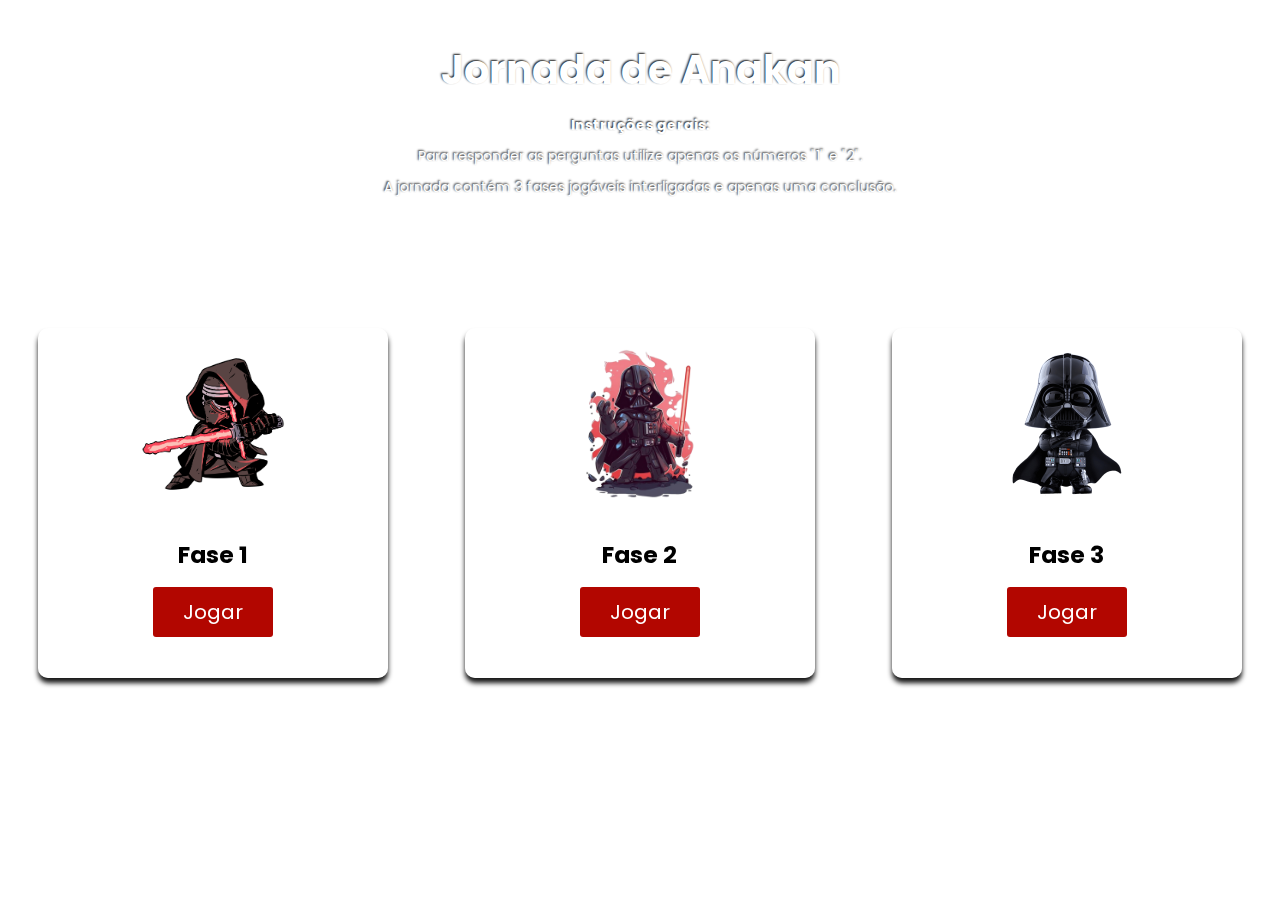
<file: anakan.html>
<!DOCTYPE html>
<html lang="pt-BR">
<head>
    <meta charset="UTF-8">
    <meta http-equiv="X-UA-Compatible" content="IE=edge">
    <meta name="viewport" content="width=device-width, initial-scale=1.0">
    <link rel="stylesheet" href="css/anakan.css">
    <link href="https://fonts.googleapis.com/css2?family=Poppins:ital,wght@0,200;0,300;0,400;0,500;0,600;1,300;1,400&display=swap" rel="stylesheet"> 
    <title>Jornada de Anakan</title>
</head>
<body>
    <div class="cabecalho">
        <h1>Jornada de Anakan</h1>
        <p><strong>Instruções gerais:</strong></p> 
        <p>Para responder as perguntas utilize apenas os números "1" e "2".</p>
        <p>A jornada contém 3 fases jogáveis interligadas e apenas uma conclusão.</p>
    </div>

    <section id="containerFase">
        <div class="fase">
            <div class="textoFase">
                <img src="./img/anakan1.png" alt="">
                <h3>Fase 1</h3>
                <a onclick="anakan()">Jogar</a>
            </div>
        </div>

        <div class="fase">
            <div class="textoFase">
                <img src="./img/anakan2.png" alt="">
                <h3>Fase 2</h3>
                <a onclick="anakan2()">Jogar</a>
            </div>
        </div>

        <div class="fase">
            <div class="textoFase">
                <img src="./img/anakan3.png" alt="">
                <h3>Fase 3</h3>
                <a onclick="anakan3()">Jogar</a>
            </div>
        </div>
        
    </section>


    <script src="js/anakan.js"></script>
</body>
</html>
</file>
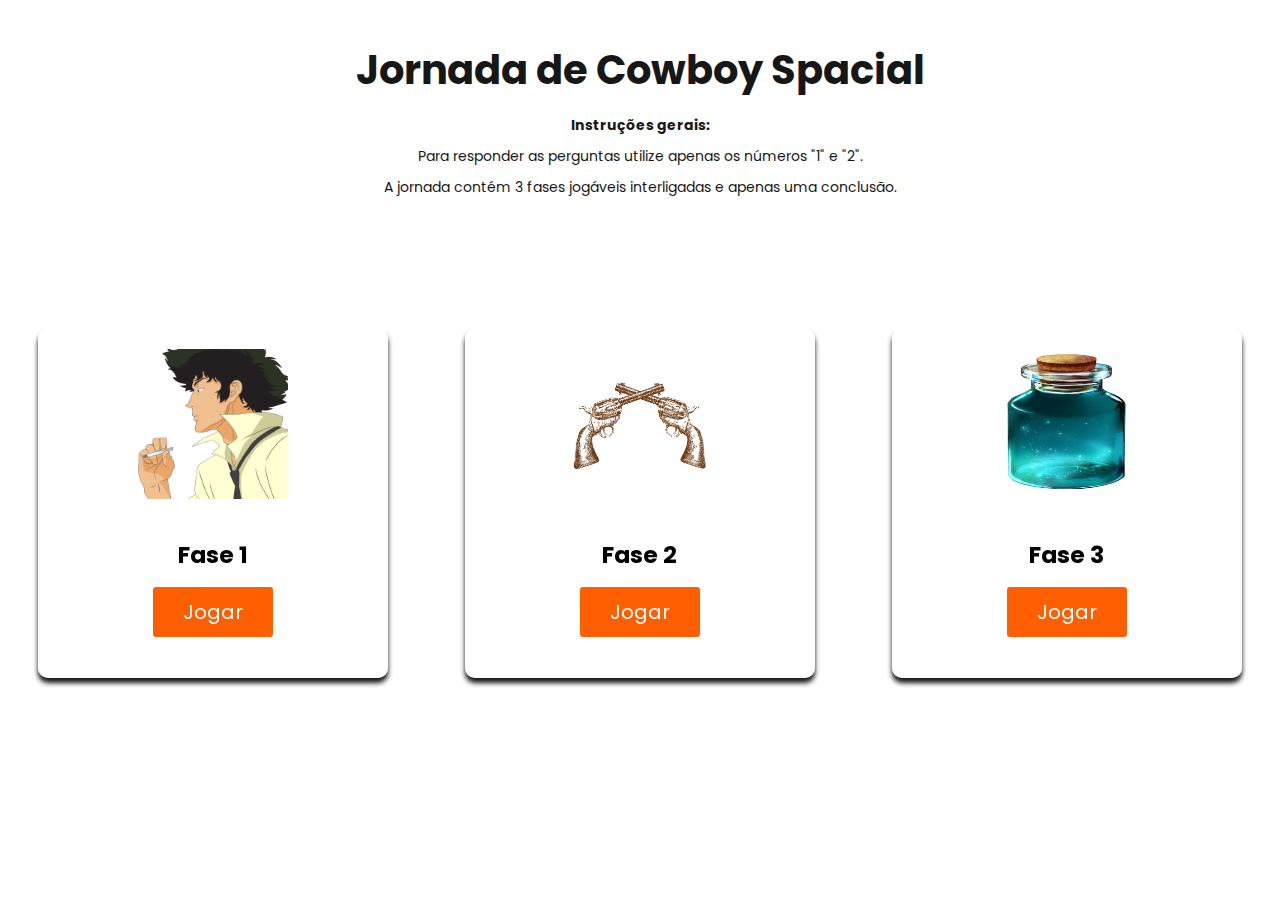
<file: cowboy.html>
<!DOCTYPE html>
<html lang="pt-BR">
<head>
    <meta charset="UTF-8">
    <meta http-equiv="X-UA-Compatible" content="IE=edge">
    <meta name="viewport" content="width=device-width, initial-scale=1.0">
    <link rel="stylesheet" href="css/cowboy.css">
    <link href="https://fonts.googleapis.com/css2?family=Poppins:ital,wght@0,200;0,300;0,400;0,500;0,600;1,300;1,400&display=swap" rel="stylesheet"> 
    <title>Jornada de Cowboy Spacial</title>
</head>
<body>
    <div class="cabecalho">
        <h1>Jornada de Cowboy Spacial</h1>
        <p><strong>Instruções gerais:</strong></p> 
        <p>Para responder as perguntas utilize apenas os números "1" e "2".</p>
        <p>A jornada contém 3 fases jogáveis interligadas e apenas uma conclusão.</p>
    </div>

    <section id="containerFase">
        <div class="fase">
            <div class="textoFase">
                <img src="./img/cowboy1.png" alt="">
                <h3>Fase 1</h3>
                <a onclick="cowboy()">Jogar</a>
            </div>
        </div>

        <div class="fase">
            <div class="textoFase">
                <img src="./img/cowboy2.png" alt="">
                <h3>Fase 2</h3>
                <a onclick="cowboy2()">Jogar</a>
            </div>
        </div>

        <div class="fase">
            <div class="textoFase">
                <img src="./img/cowboy3.png" alt="">
                <h3>Fase 3</h3>
                <a onclick="cowboy3()">Jogar</a>
            </div>
        </div>
        
    </section>


    <script src="js/cowboy.js"></script>
</body>
</html>
</file>
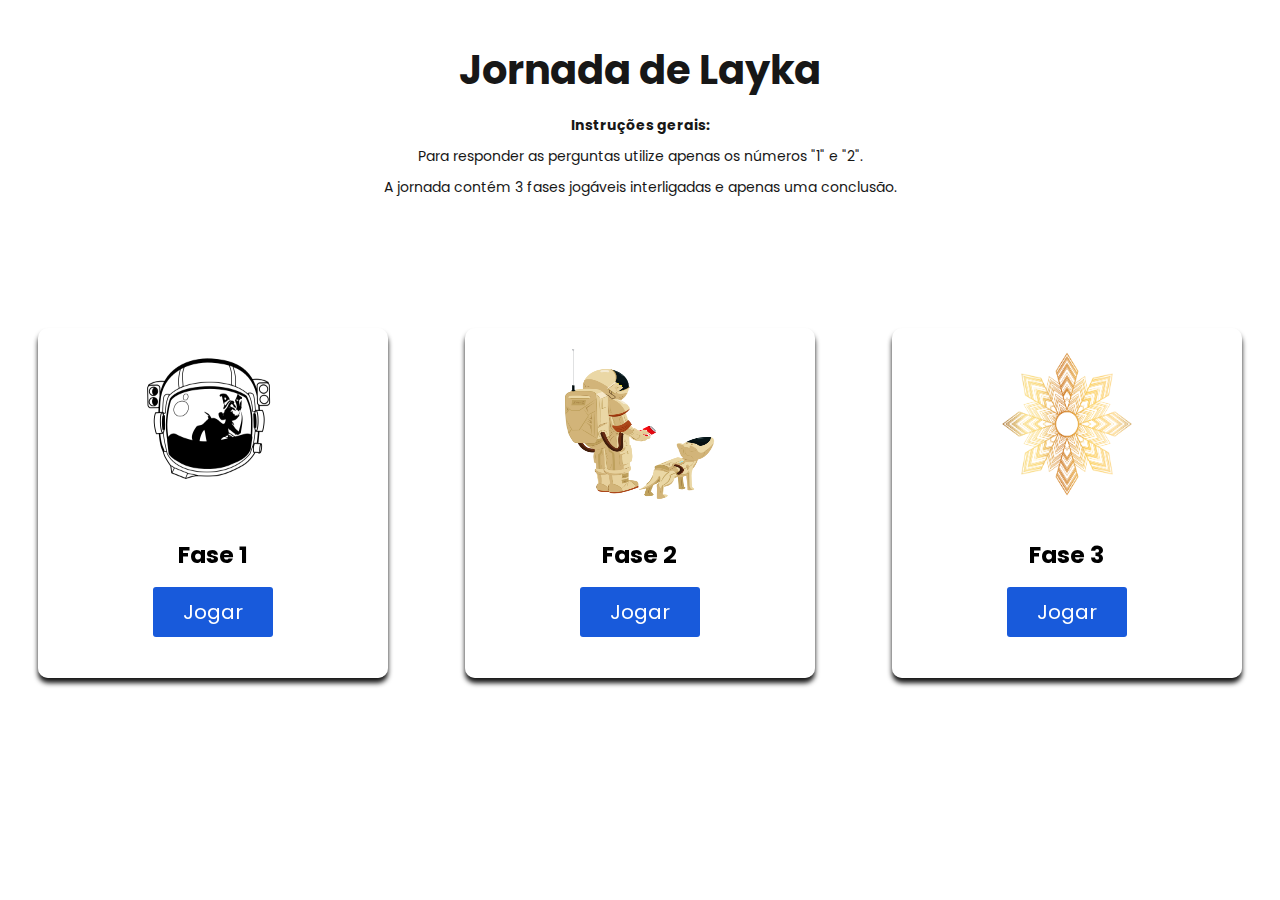
<file: layka.html>
<!DOCTYPE html>
<html lang="pt-BR">
<head>
    <meta charset="UTF-8">
    <meta http-equiv="X-UA-Compatible" content="IE=edge">
    <meta name="viewport" content="width=device-width, initial-scale=1.0">
    <link rel="stylesheet" href="css/layka.css">
    <link href="https://fonts.googleapis.com/css2?family=Poppins:ital,wght@0,200;0,300;0,400;0,500;0,600;1,300;1,400&display=swap" rel="stylesheet"> 
    <title>Jornada de Layka</title>
</head>
<body>
    <div class="cabecalho">
        <h1>Jornada de Layka</h1>
        <p><strong>Instruções gerais:</strong></p> 
        <p>Para responder as perguntas utilize apenas os números "1" e "2".</p>
        <p>A jornada contém 3 fases jogáveis interligadas e apenas uma conclusão.</p>
    </div>

    <section id="containerFase">
        <div class="fase">
            <div class="textoFase">
                <img src="./img/layka1.png" alt="">
                <h3>Fase 1</h3>
                <a onclick="layka()">Jogar</a>
            </div>
        </div>

        <div class="fase">
            <div class="textoFase">
                <img src="./img/layka2.png" alt="">
                <h3>Fase 2</h3>
                <a onclick="layka2()">Jogar</a>
            </div>
        </div>

        <div class="fase">
            <div class="textoFase">
                <img src="./img/layka3.png" alt="">
                <h3>Fase 3</h3>
                <a onclick="layka3()">Jogar</a>
            </div>
        </div>
        
    </section>


    <script src="js/layka.js"></script>
</body>
</html>
</file>
<file: css/anakan.css>
* {
    margin: 0;
    padding: 0;
    box-sizing: border-box;
    font-family: 'Poppins', sans-serif;
}

body {
    background-image: url(https://images.unsplash.com/photo-1560928863-e140ee0fc733?ixlib=rb-1.2.1&ixid=MnwxMjA3fDB8MHxwaG90by1wYWdlfHx8fGVufDB8fHx8&auto=format&fit=crop&w=1470&q=80);
    background-size: cover;
}

.cabecalho {
    display: flex;
    justify-items: center;
    flex-direction: column;
    text-align: center;
    padding: 30px;
    font-size: 14px;
}

.cabecalho h1 {
    color: #FFFFFF;
    margin: 10px;
    font-size: 40px;
    text-shadow: #171717 -1px -1px 2px;
}

.cabecalho p {
    color: #FFFFFF;;
    margin: 5px;
    text-shadow: #171717 -1px -1px 2px;
}

#containerFase{
	font-size: 16px;
	display: flex;
	align-items: center;
	justify-content: space-around;
	height: 60vh;
    min-width: 90vw;
}

.fase {
    width: 350px;
	height: 350px;
    background: rgba( 255, 255, 255, 0.40 );
    box-shadow: 0 5px 5px 0 #171717;
    backdrop-filter: blur( 5px );
    -webkit-backdrop-filter: blur( 5px );
    border-radius: 10px;
    border: 1px solid rgba( 255, 255, 255, 0.18 );
}

img {
    height: 150px;
    width: 150px;
    margin: 15px;
}

.textoFase {
    padding: 5px;
    text-align: center;
    font-size: 20px;
}

.textoFase h3 {
    padding: 15px;
}

a {
    color: #FFFFFF;
	background:#B20600;
	display: inline-block;
	padding: 10px 30px;
	border-radius: 3px;
	text-decoration: none;
}

a:hover {
    cursor: pointer;
    background: #FFC947;
    color: #171717;
}
</file>
<file: css/cowboy.css>
* {
    margin: 0;
    padding: 0;
    box-sizing: border-box;
    font-family: 'Poppins', sans-serif;
}

body {
    background-image: url(https://images.unsplash.com/photo-1621795307430-3ff25aa08945?ixlib=rb-1.2.1&ixid=MnwxMjA3fDB8MHxwaG90by1wYWdlfHx8fGVufDB8fHx8&auto=format&fit=crop&w=1470&q=80);
    background-size: cover;
}

.cabecalho {
    display: flex;
    justify-items: center;
    flex-direction: column;
    text-align: center;
    padding: 30px;
    font-size: 14px;
}

.cabecalho h1 {
    color: #171717;
    margin: 10px;
    font-size: 40px;
    text-shadow: #FFFFFF -1px -1px 2px;
}

.cabecalho p {
    color: #171717;;
    margin: 5px;
}

#containerFase{
	font-size: 16px;
	display: flex;
	align-items: center;
	justify-content: space-around;
	height: 60vh;
    min-width: 90vw;
}

.fase {
    width: 350px;
	height: 350px;
    background: rgba( 255, 255, 255, 0.40 );
    box-shadow: 0 5px 5px 0 #171717;
    backdrop-filter: blur( 5px );
    -webkit-backdrop-filter: blur( 5px );
    border-radius: 10px;
    border: 1px solid rgba( 255, 255, 255, 0.18 );
}

img {
    height: 150px;
    width: 150px;
    margin: 15px;
}

.textoFase {
    padding: 5px;
    text-align: center;
    font-size: 20px;
}

.textoFase h3 {
    padding: 15px;
}

a {
    color: #FFFFFF;
	background:#FF5F00;
	display: inline-block;
	padding: 10px 30px;
	border-radius: 3px;
	text-decoration: none;
}

a:hover {
    cursor: pointer;
    background: #FFC947;
    color: #171717;
}
</file>
<file: css/layka.css>
* {
    margin: 0;
    padding: 0;
    box-sizing: border-box;
    font-family: 'Poppins', sans-serif;
}

body {
    background-image: url(https://images.unsplash.com/photo-1551005916-83ed42ca6b49?ixlib=rb-1.2.1&ixid=MnwxMjA3fDB8MHxwaG90by1wYWdlfHx8fGVufDB8fHx8&auto=format&fit=crop&w=1470&q=80);
    background-size: cover;
}

.cabecalho {
    display: flex;
    justify-items: center;
    flex-direction: column;
    text-align: center;
    padding: 30px;
    font-size: 14px;
}

.cabecalho h1 {
    color: #171717;
    margin: 10px;
    font-size: 40px;
    text-shadow: #FFFFFF -1px -1px 2px;
}

.cabecalho p {
    color: #171717;;
    margin: 5px;
}

#containerFase{
	font-size: 16px;
	display: flex;
	align-items: center;
	justify-content: space-around;
	height: 60vh;
    min-width: 90vw;
}

.fase {
    width: 350px;
	height: 350px;
    background: rgba( 255, 255, 255, 0.40 );
    box-shadow: 0 5px 5px 0 #171717;
    backdrop-filter: blur( 5px );
    -webkit-backdrop-filter: blur( 5px );
    border-radius: 10px;
    border: 1px solid rgba( 255, 255, 255, 0.18 );
}

img {
    height: 150px;
    width: 150px;
    margin: 15px;
}

.textoFase {
    padding: 5px;
    text-align: center;
    font-size: 20px;
}

.textoFase h3 {
    padding: 15px;
}

a {
    color: #FFFFFF;
	background:#185ADB;
	display: inline-block;
	padding: 10px 30px;
	border-radius: 3px;
	text-decoration: none;
}

a:hover {
    cursor: pointer;
    background: #FFC947;
    color: #171717;
}
</file>
